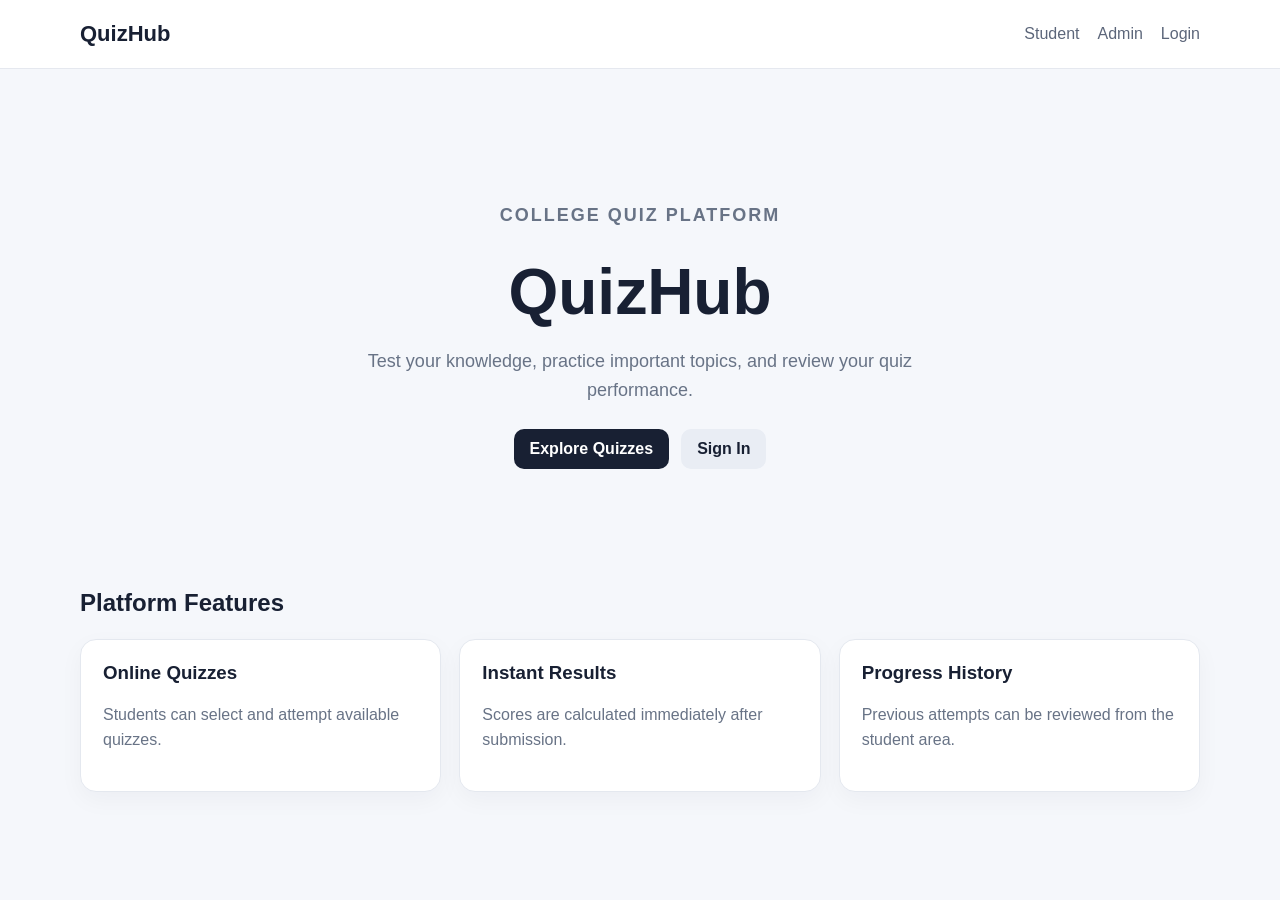
<file: index.html>
<!doctype html>
<html lang="en">
  <head>
    <meta charset="UTF-8" />
    <meta name="viewport" content="width=device-width, initial-scale=1.0" />
    <title>QuizHub | Online Quiz Platform</title>
    <link rel="stylesheet" href="css/style.css" />
  </head>
  <body>
    <header class="navbar">
      <div class="nav-inner">
        <a class="brand" href="index.html">QuizHub</a>
        <nav class="nav-links">
          <a href="student/dashboard.html">Student</a>
          <a href="admin/dashboard.html">Admin</a>
          <a href="login.html">Login</a>
        </nav>
      </div>
    </header>

    <main class="container">
      <section class="hero">
        <p class="eyebrow">COLLEGE QUIZ PLATFORM</p>
        <h1>QuizHub</h1>
        <p>
          Test your knowledge, practice important topics, and review your quiz
          performance.
        </p>
        <div class="hero-actions">
          <a class="button" href="student/dashboard.html">Explore Quizzes</a>
          <a class="button secondary" href="login.html">Sign In</a>
        </div>
      </section>

      <section class="section">
        <h2>Platform Features</h2>
        <div class="card-grid">
          <div class="card">
            <h3>Online Quizzes</h3>
            <p>Students can select and attempt available quizzes.</p>
          </div>
          <div class="card">
            <h3>Instant Results</h3>
            <p>Scores are calculated immediately after submission.</p>
          </div>
          <div class="card">
            <h3>Progress History</h3>
            <p>Previous attempts can be reviewed from the student area.</p>
          </div>
        </div>
      </section>
    </main>
  </body>
</html>
</file>
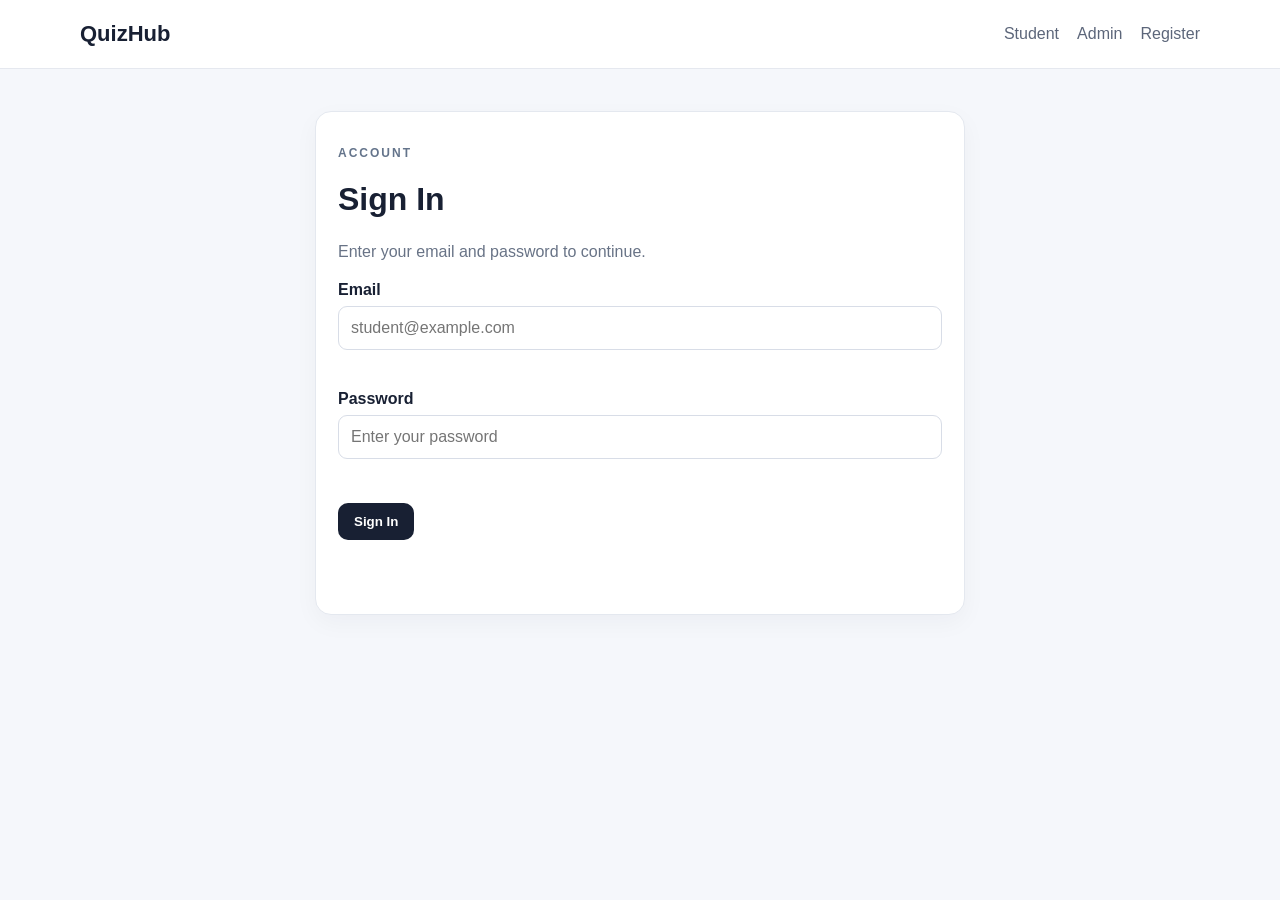
<file: login.html>
<!doctype html>
<html lang="en">
  <head>
    <meta charset="UTF-8" />
    <meta name="viewport" content="width=device-width, initial-scale=1.0" />
    <title>Login | QuizHub</title>
    <link rel="stylesheet" href="css/style.css" />
  </head>
  <body>
    <header class="navbar">
      <div class="nav-inner">
        <a class="brand" href="index.html">QuizHub</a>
        <nav class="nav-links">
          <a href="student/dashboard.html">Student</a>
          <a href="admin/dashboard.html">Admin</a>
          <a href="register.html">Register</a>
        </nav>
      </div>
    </header>

    <main class="container narrow">
      <div class="form-card">
        <p class="eyebrow">ACCOUNT</p>
        <h1>Sign In</h1>
        <p class="muted">Enter your email and password to continue.</p>

        <form>
          <label for="email">Email</label>
          <input id="email" type="email" placeholder="student@example.com" />
          <p id="emailError" class="error"></p>

          <label for="password">Password</label>
          <input
            id="password"
            type="password"
            placeholder="Enter your password"
          />
          <p id="passwordError" class="error"></p>

          <button class="button" type="button">Sign In</button>
        </form>

        <p id="formMessage" class="message"></p>
      </div>
    </main>
  </body>
</html>
</file>
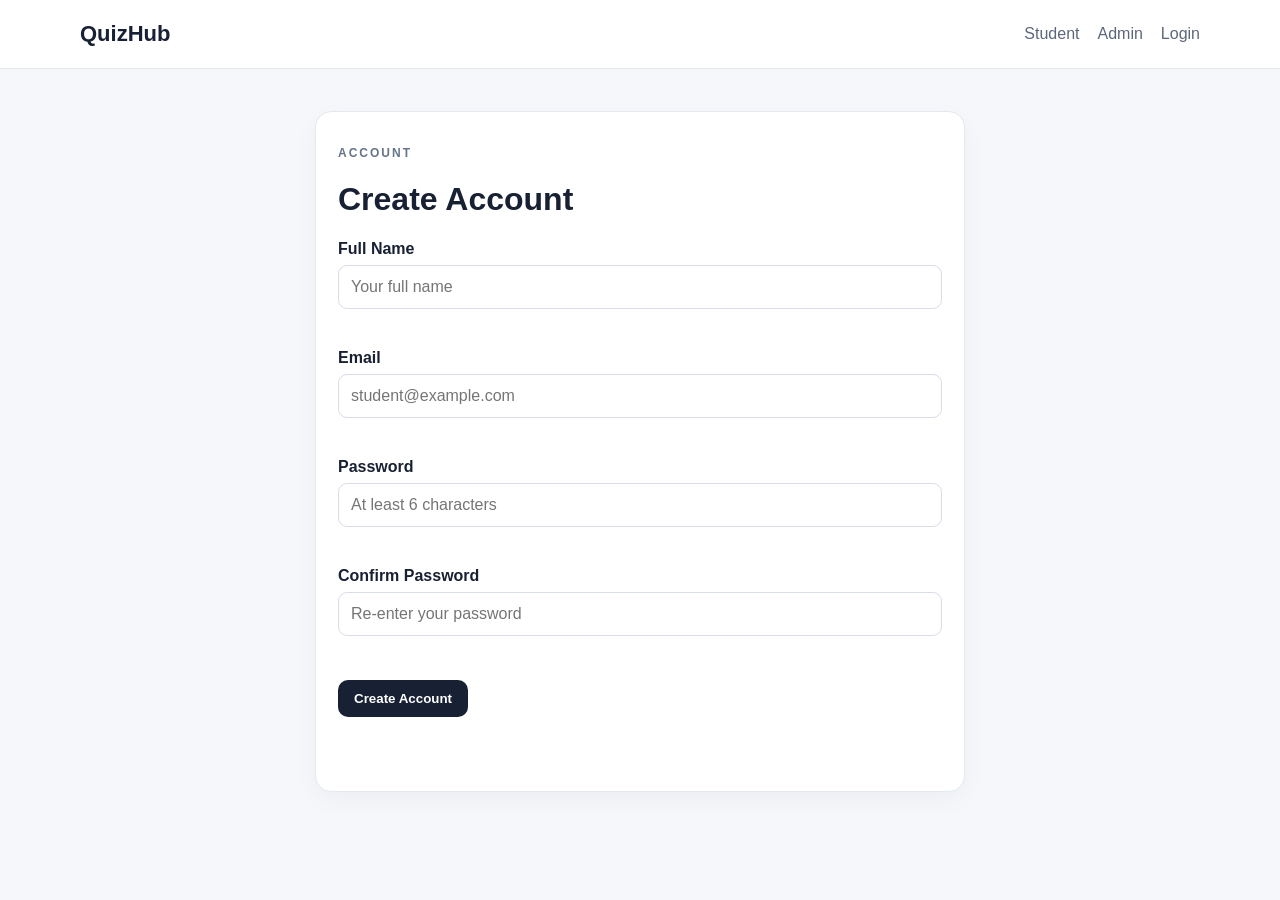
<file: register.html>
<!doctype html>
<html lang="en">
  <head>
    <meta charset="UTF-8" />
    <meta name="viewport" content="width=device-width, initial-scale=1.0" />
    <title>Register | QuizHub</title>
    <link rel="stylesheet" href="css/style.css" />
  </head>
  <body>
    <header class="navbar">
      <div class="nav-inner">
        <a class="brand" href="index.html">QuizHub</a>
        <nav class="nav-links">
          <a href="student/dashboard.html">Student</a>
          <a href="admin/dashboard.html">Admin</a>
          <a href="login.html">Login</a>
        </nav>
      </div>
    </header>

    <main class="container narrow">
      <div class="form-card">
        <p class="eyebrow">ACCOUNT</p>
        <h1>Create Account</h1>

        <form>
          <label for="fullName">Full Name</label>
          <input id="fullName" type="text" placeholder="Your full name" />
          <p id="nameError" class="error"></p>

          <label for="email">Email</label>
          <input id="email" type="email" placeholder="student@example.com" />
          <p id="emailError" class="error"></p>

          <label for="password">Password</label>
          <input
            id="password"
            type="password"
            placeholder="At least 6 characters"
          />
          <p id="passwordError" class="error"></p>

          <label for="confirmPassword">Confirm Password</label>
          <input
            id="confirmPassword"
            type="password"
            placeholder="Re-enter your password"
          />
          <p id="confirmError" class="error"></p>

          <button class="button" type="button">Create Account</button>
        </form>

        <p id="formMessage" class="message"></p>
      </div>
    </main>
  </body>
</html>
</file>
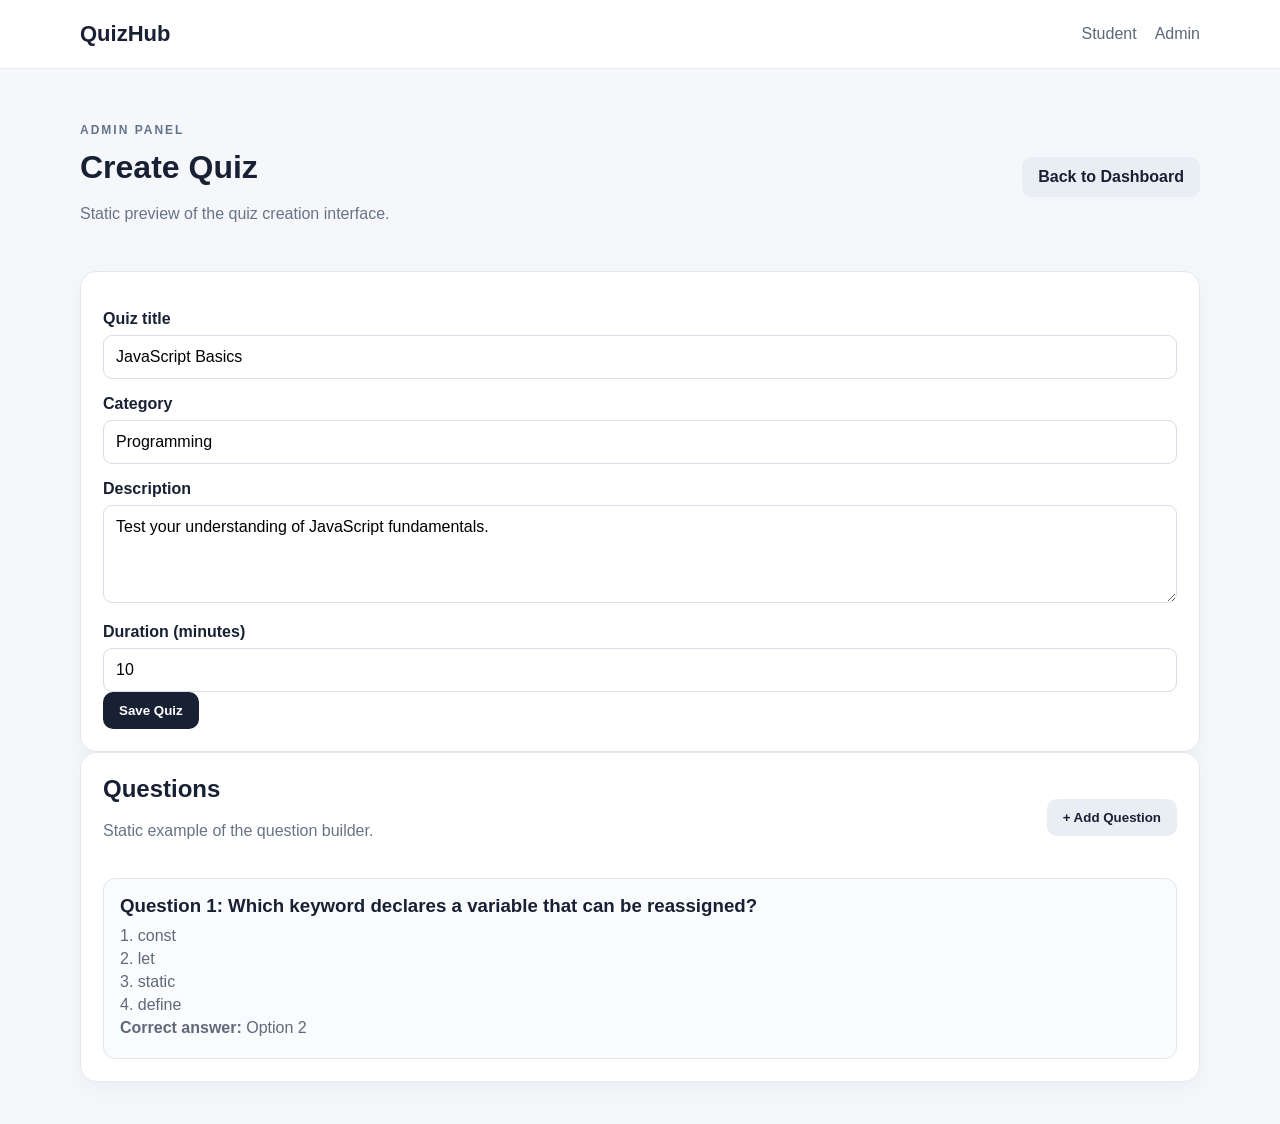
<file: admin/create-quiz.html>
<!doctype html>
<html lang="en">
  <head>
    <meta charset="UTF-8" />
    <meta name="viewport" content="width=device-width, initial-scale=1.0" />
    <title>Create Quiz | QuizHub</title>
    <link rel="stylesheet" href="../css/style.css" />
  </head>
  <body>
    <header class="navbar">
      <div class="nav-inner">
        <a class="brand" href="../index.html">QuizHub</a>
        <nav class="nav-links">
          <a href="../student/dashboard.html">Student</a>
          <a href="dashboard.html">Admin</a>
        </nav>
      </div>
    </header>

    <main class="container">
      <div class="page-heading">
        <div>
          <p class="eyebrow">ADMIN PANEL</p>
          <h1>Create Quiz</h1>
          <p class="muted">Static preview of the quiz creation interface.</p>
        </div>
        <a class="button secondary" href="dashboard.html">Back to Dashboard</a>
      </div>

      <div class="form-card">
        <label>Quiz title</label>
        <input value="JavaScript Basics" readonly />

        <label>Category</label>
        <input value="Programming" readonly />

        <label>Description</label>
        <textarea rows="4" readonly>
Test your understanding of JavaScript fundamentals.</textarea
        >

        <label>Duration (minutes)</label>
        <input value="10" readonly />

        <button class="button" type="button">Save Quiz</button>
      </div>

      <section class="question-builder">
        <div class="section-heading">
          <div>
            <h2>Questions</h2>
            <p class="muted">Static example of the question builder.</p>
          </div>
          <button class="button secondary" type="button">+ Add Question</button>
        </div>

        <div class="question-list">
          <div class="question-item">
            <h3>
              Question 1: Which keyword declares a variable that can be
              reassigned?
            </h3>
            <p>1. const</p>
            <p>2. let</p>
            <p>3. static</p>
            <p>4. define</p>
            <p><strong>Correct answer:</strong> Option 2</p>
          </div>
        </div>
      </section>
    </main>
  </body>
</html>
</file>
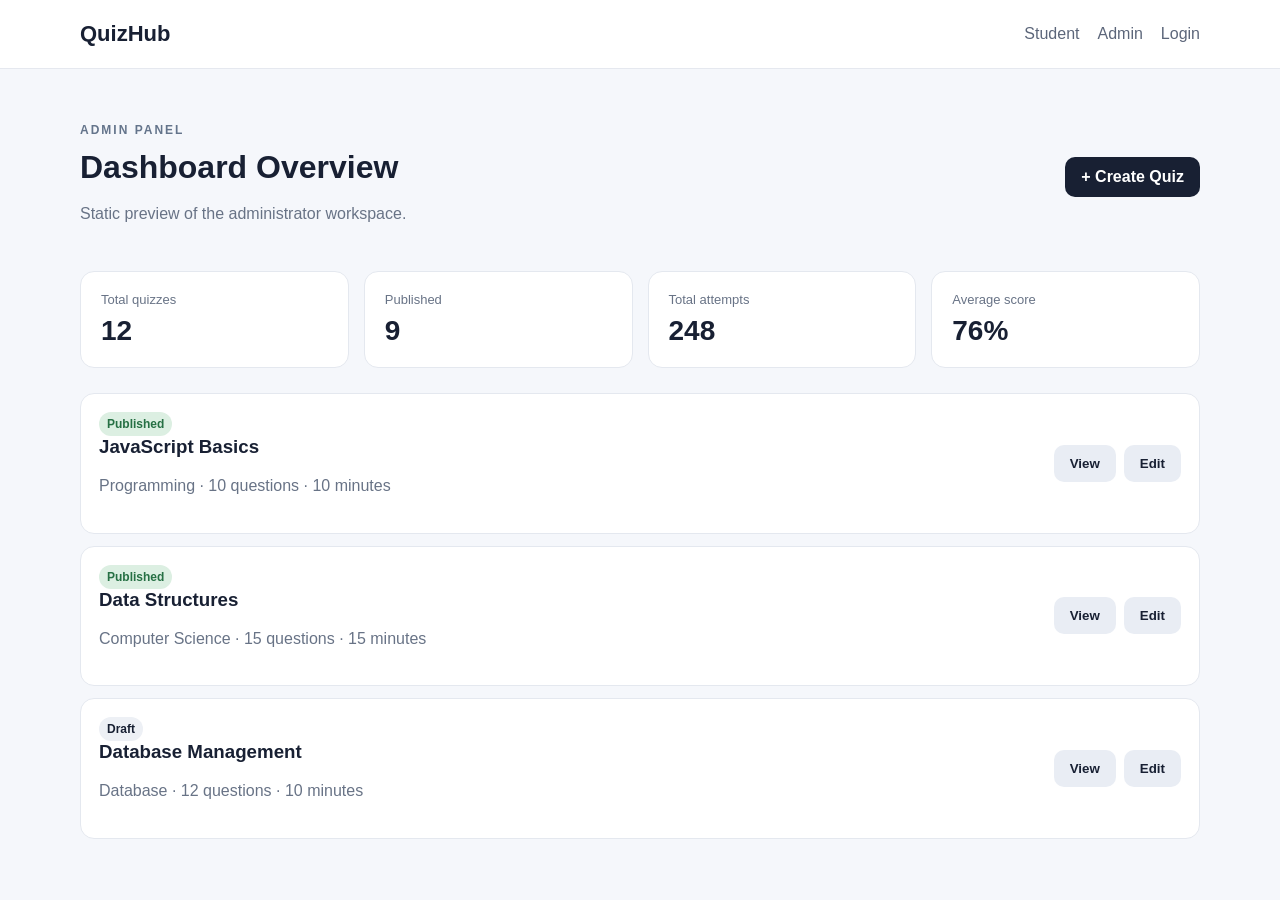
<file: admin/dashboard.html>
<!doctype html>
<html lang="en">
  <head>
    <meta charset="UTF-8" />
    <meta name="viewport" content="width=device-width, initial-scale=1.0" />
    <title>Admin Dashboard | QuizHub</title>
    <link rel="stylesheet" href="../css/style.css" />
  </head>
  <body>
    <header class="navbar">
      <div class="nav-inner">
        <a class="brand" href="../index.html">QuizHub</a>
        <nav class="nav-links">
          <a href="../student/dashboard.html">Student</a>
          <a href="dashboard.html">Admin</a>
          <a href="../login.html">Login</a>
        </nav>
      </div>
    </header>
    <main class="container">
      <div class="page-heading">
        <div>
          <p class="eyebrow">ADMIN PANEL</p>
          <h1>Dashboard Overview</h1>
          <p class="muted">Static preview of the administrator workspace.</p>
        </div>
        <a class="button" href="create-quiz.html">+ Create Quiz</a>
      </div>
      <div class="stats-grid">
        <div class="stat-card">
          <span>Total quizzes</span><strong>12</strong>
        </div>
        <div class="stat-card"><span>Published</span><strong>9</strong></div>
        <div class="stat-card">
          <span>Total attempts</span><strong>248</strong>
        </div>
        <div class="stat-card">
          <span>Average score</span><strong>76%</strong>
        </div>
      </div>
      <div class="admin-list">
        <div class="admin-row">
          <div>
            <span class="status published">Published</span>
            <h3>JavaScript Basics</h3>
            <p class="muted">Programming · 10 questions · 10 minutes</p>
          </div>
          <div class="admin-actions">
            <button class="button secondary" type="button">View</button
            ><button class="button secondary" type="button">Edit</button>
          </div>
        </div>
        <div class="admin-row">
          <div>
            <span class="status published">Published</span>
            <h3>Data Structures</h3>
            <p class="muted">Computer Science · 15 questions · 15 minutes</p>
          </div>
          <div class="admin-actions">
            <button class="button secondary" type="button">View</button
            ><button class="button secondary" type="button">Edit</button>
          </div>
        </div>
        <div class="admin-row">
          <div>
            <span class="status">Draft</span>
            <h3>Database Management</h3>
            <p class="muted">Database · 12 questions · 10 minutes</p>
          </div>
          <div class="admin-actions">
            <button class="button secondary" type="button">View</button
            ><button class="button secondary" type="button">Edit</button>
          </div>
        </div>
      </div>
    </main>
  </body>
</html>
</file>
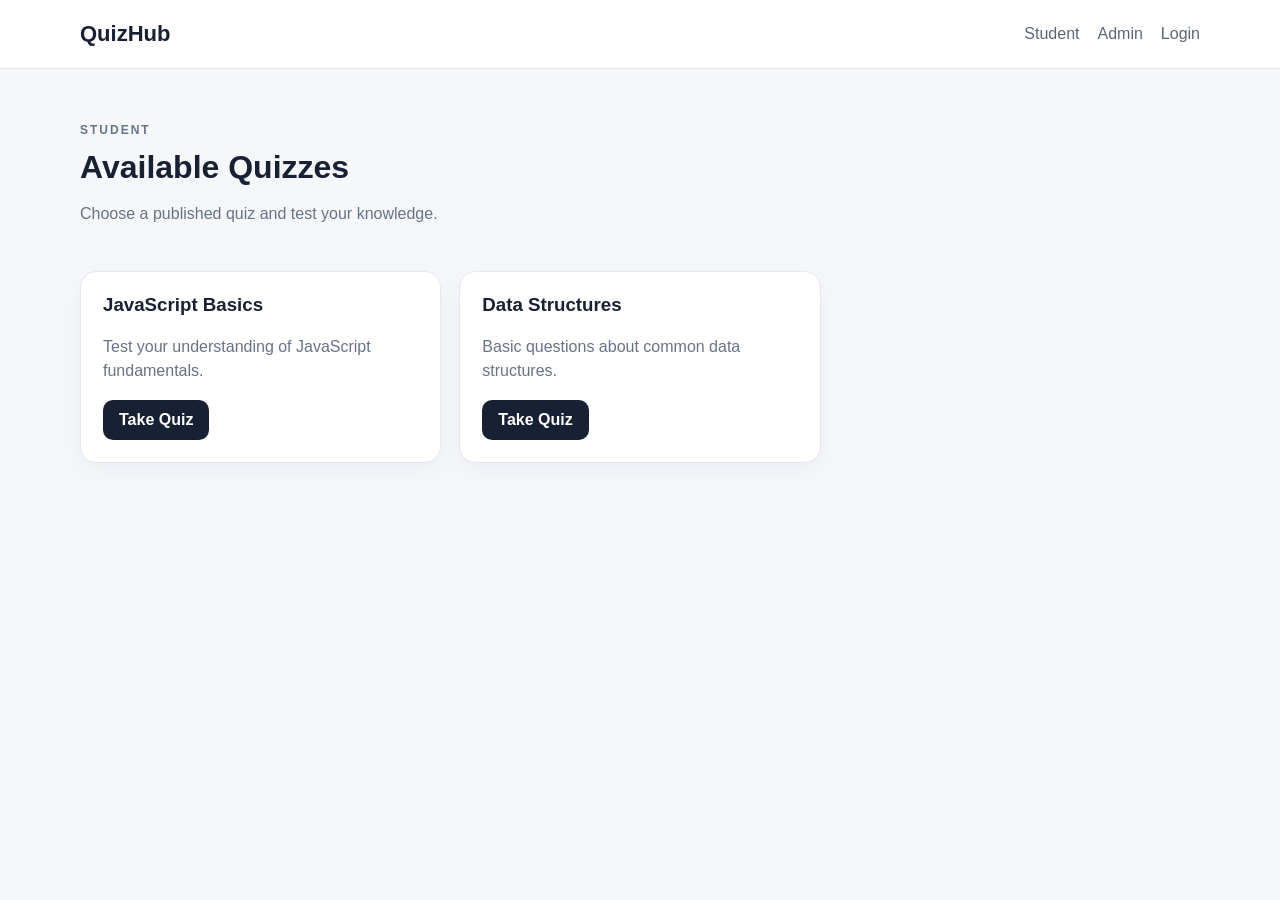
<file: student/dashboard.html>
<!doctype html>
<html lang="en">
  <head>
    <meta charset="UTF-8" />
    <meta name="viewport" content="width=device-width, initial-scale=1.0" />
    <title>Student Dashboard | QuizHub</title>
    <link rel="stylesheet" href="../css/style.css" />
  </head>
  <body>
    <header class="navbar">
      <div class="nav-inner">
        <a class="brand" href="../index.html">QuizHub</a>
        <nav class="nav-links">
          <a href="dashboard.html">Student</a>
          <a href="../admin/dashboard.html">Admin</a>
          <a href="../login.html">Login</a>
        </nav>
      </div>
    </header>
    <main class="container">
      <div class="page-heading">
        <div>
          <p class="eyebrow">STUDENT</p>
          <h1>Available Quizzes</h1>
          <p class="muted">Choose a published quiz and test your knowledge.</p>
        </div>
      </div>

      <div class="card-grid">
        <div class="card">
          <h3>JavaScript Basics</h3>
          <p>Test your understanding of JavaScript fundamentals.</p>
          <a class="button" href="quiz.html?id=1">Take Quiz</a>
        </div>
        <div class="card">
          <h3>Data Structures</h3>
          <p>Basic questions about common data structures.</p>
          <a class="button" href="quiz.html?id=2">Take Quiz</a>
        </div>
      </div>
    </main>
  </body>
</html>
</file>
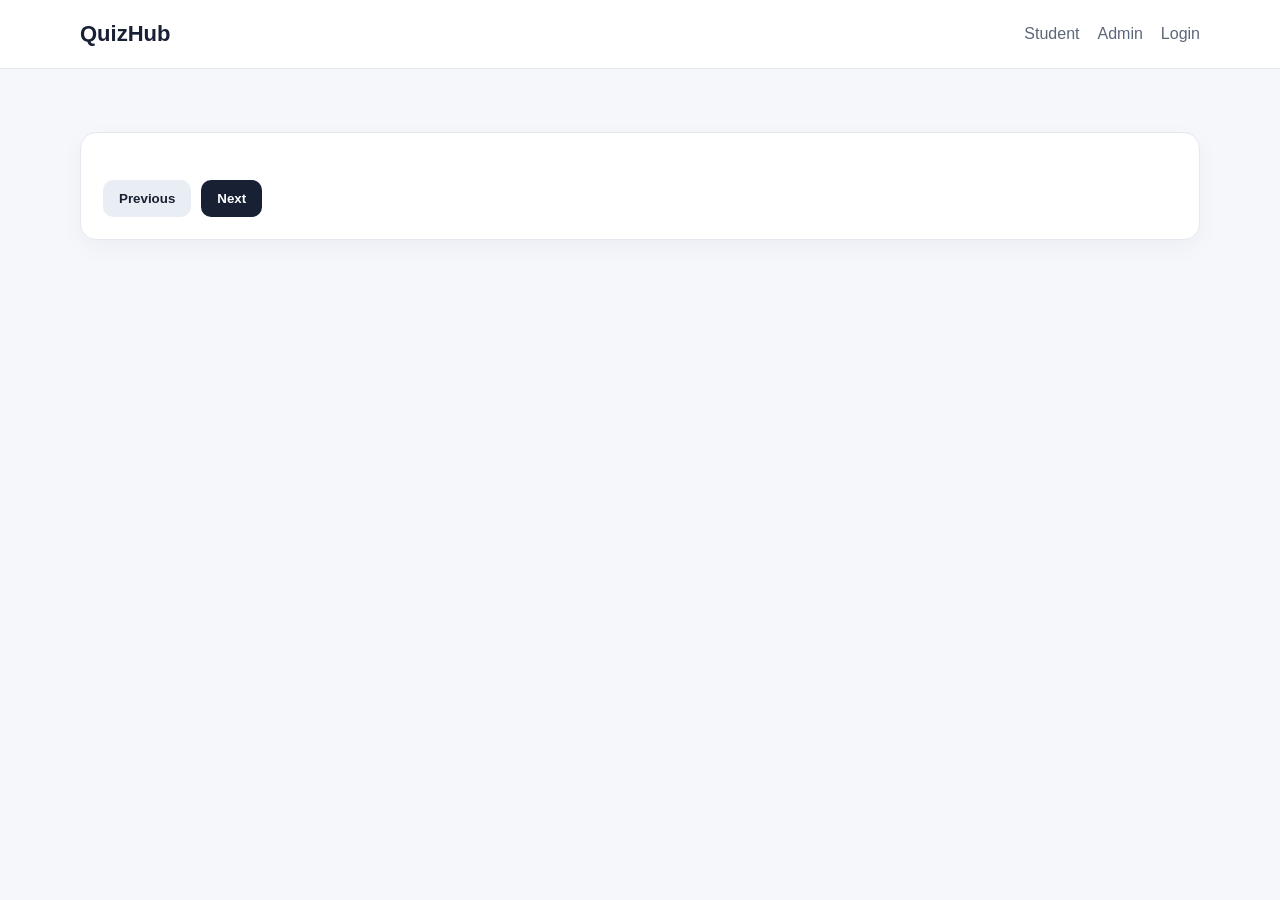
<file: student/quiz.html>
<!doctype html>
<html lang="en">
  <head>
    <meta charset="UTF-8" />
    <meta name="viewport" content="width=device-width, initial-scale=1.0" />
    <title>Take Quiz | QuizHub</title>
    <link rel="stylesheet" href="../css/style.css" />
  </head>
  <body>
    <header class="navbar">
      <div class="nav-inner">
        <a class="brand" href="../index.html">QuizHub</a>
        <nav class="nav-links">
          <a href="dashboard.html">Student</a>
          <a href="../admin/dashboard.html">Admin</a>
          <a href="../login.html">Login</a>
        </nav>
      </div>
    </header>
    <main class="container">
      <h1 id="quizTitle"></h1>
      <p id="qCount" class="muted"></p>

      <div class="quiz-card">
        <h2 id="qText"></h2>
        <div id="options"></div>
        <div class="quiz-actions">
          <button id="prevBtn" class="button secondary">Previous</button>
          <button id="nextBtn" class="button">Next</button>
          <button id="submitBtn" class="button danger hidden">
            Submit Quiz
          </button>
        </div>
      </div>
    </main>
    <script>
      // ---------- DATA: all quizzes live in this array ----------
      var quizzes = [
        {
          id: 1,
          title: "JavaScript Basics",
          description: "Test your understanding of JavaScript fundamentals.",
          questions: [
            {
              question:
                "Which keyword declares a variable that can be reassigned?",
              options: ["const", "let", "static", "define"],
              answer: 1,
            },
            {
              question: "Which method selects an element by its id?",
              options: ["getElementById", "getElement", "selectId", "findId"],
              answer: 0,
            },
            {
              question: "Which symbol starts a single-line comment?",
              options: ["<!--", "//", "#", "/*"],
              answer: 1,
            },
          ],
        },
        {
          id: 2,
          title: "Data Structures",
          description: "Basic questions about common data structures.",
          questions: [
            {
              question: "Which data structure follows LIFO?",
              options: ["Queue", "Array", "Stack", "Graph"],
              answer: 2,
            },
            {
              question: "Which structure follows FIFO?",
              options: ["Stack", "Queue", "Tree", "Heap"],
              answer: 1,
            },
            {
              question: "A linked list node stores data and what else?",
              options: ["A pointer", "A CSS class", "A password", "A loop"],
              answer: 0,
            },
          ],
        },
      ];

      // ---------- take the quiz ----------
      var id = Number(new URLSearchParams(window.location.search).get("id"));
      var quiz = quizzes[id - 1]; // id 1 is at position 0
      var current = 0; // which question we are on
      var answers = []; // answers[0] = option chosen for question 1

      document.getElementById("quizTitle").textContent = quiz.title;

      function showQuestion() {
        var q = quiz.questions[current];

        document.getElementById("qCount").textContent =
          "Question " + (current + 1) + " of " + quiz.questions.length;
        document.getElementById("qText").textContent = q.question;

        var box = document.getElementById("options");
        box.innerHTML = "";

        for (var i = 0; i < q.options.length; i++) {
          var button = document.createElement("button");
          button.className = "option";
          button.textContent = q.options[i];
          button.setAttribute("data-index", i);

          if (answers[current] === i) {
            button.classList.add("selected");
          }
          box.appendChild(button);
        }

        // Previous hidden on first question, Next replaced by Submit on the last
        document.getElementById("prevBtn").disabled = current === 0;
        var last = current === quiz.questions.length - 1;
        document.getElementById("nextBtn").classList.toggle("hidden", last);
        document.getElementById("submitBtn").classList.toggle("hidden", !last);
      }

      // clicking an option saves it, then redraws
      document
        .getElementById("options")
        .addEventListener("click", function (event) {
          answers[current] = Number(event.target.getAttribute("data-index"));
          showQuestion();
        });

      document.getElementById("prevBtn").addEventListener("click", function () {
        current--;
        showQuestion();
      });

      document.getElementById("nextBtn").addEventListener("click", function () {
        current++;
        showQuestion();
      });

      // count correct answers, then go to the result page
      document
        .getElementById("submitBtn")
        .addEventListener("click", function () {
          var score = 0;

          for (var i = 0; i < quiz.questions.length; i++) {
            if (answers[i] === quiz.questions[i].answer) {
              score++;
            }
          }

          window.location.href =
            "result.html?score=" + score + "&total=" + quiz.questions.length;
        });

      showQuestion();
    </script>
  </body>
</html>
</file>
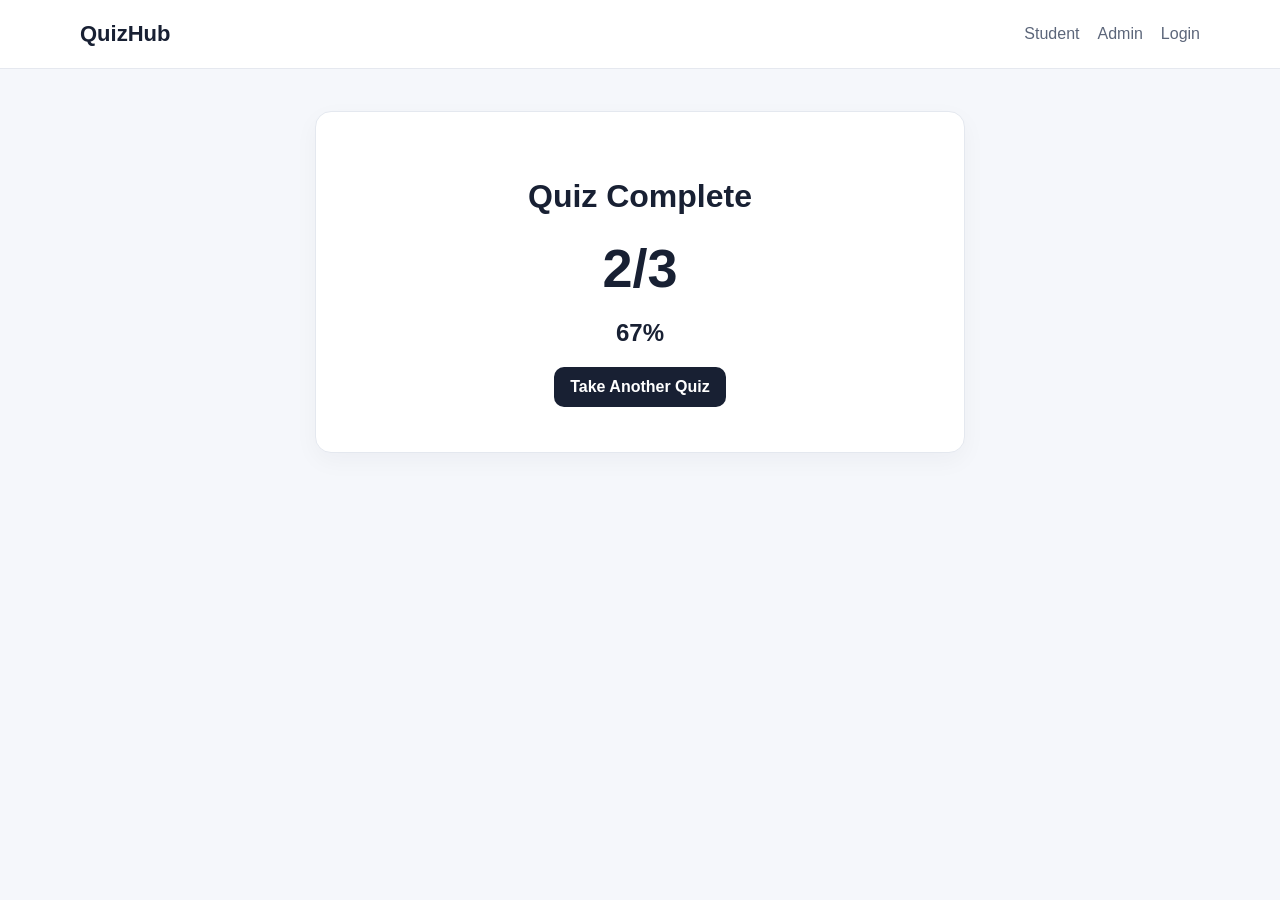
<file: student/result.html>
<!doctype html>
<html lang="en">
  <head>
    <meta charset="UTF-8" />
    <meta name="viewport" content="width=device-width, initial-scale=1.0" />
    <title>Result | QuizHub</title>
    <link rel="stylesheet" href="../css/style.css" />
  </head>
  <body>
    <header class="navbar">
      <div class="nav-inner">
        <a class="brand" href="../index.html">QuizHub</a>
        <nav class="nav-links">
          <a href="dashboard.html">Student</a>
          <a href="../admin/dashboard.html">Admin</a>
          <a href="../login.html">Login</a>
        </nav>
      </div>
    </header>
    <main class="container narrow">
      <div class="result-card">
        <h1>Quiz Complete</h1>
        <div class="result-score">2/3</div>
        <h2>67%</h2>
        <a class="button" href="dashboard.html">Take Another Quiz</a>
      </div>
    </main>
  </body>
</html>
</file>
<file: css/style.css>
* {
  box-sizing: border-box;
}
body {
  margin: 0;
  font-family: Arial, sans-serif;
  background: #f5f7fb;
  color: #182033;
}
a {
  text-decoration: none;
  color: inherit;
}
.container {
  width: min(1120px, 92%);
  margin: 0 auto;
  padding: 42px 0;
}
.narrow {
  width: min(650px, 92%);
}
.navbar {
  background: #fff;
  border-bottom: 1px solid #e5e8ef;
  position: sticky;
  top: 0;
  z-index: 10;
}
.nav-inner {
  width: min(1120px, 92%);
  margin: auto;
  min-height: 68px;
  display: flex;
  align-items: center;
  justify-content: space-between;
}
.brand {
  font-size: 22px;
  font-weight: 800;
}
.nav-links {
  display: flex;
  gap: 18px;
  align-items: center;
}
.nav-links a {
  color: #5c667a;
}
.nav-links a:hover {
  color: #111827;
}
.hero {
  padding: 90px 0 70px;
  text-align: center;
}
.hero h1 {
  font-size: 64px;
  margin: 8px 0 18px;
}
.hero p {
  max-width: 650px;
  margin: 0 auto 25px;
  color: #687386;
  font-size: 18px;
  line-height: 1.6;
}
.hero-actions {
  display: flex;
  justify-content: center;
  gap: 12px;
}
.eyebrow {
  font-size: 12px;
  font-weight: 800;
  letter-spacing: 2px;
  color: #64748b;
}
.section {
  padding: 30px 0;
}
.section h2 {
  margin-bottom: 22px;
}
.card-grid {
  display: grid;
  grid-template-columns: repeat(3, 1fr);
  gap: 18px;
}
.card,
.form-card,
.quiz-card,
.palette-card,
.table-card,
.result-card,
.question-builder {
  background: #fff;
  border: 1px solid #e4e8ef;
  border-radius: 16px;
  padding: 22px;
  box-shadow: 0 8px 24px rgba(20, 30, 50, 0.04);
}
.card h3 {
  margin-top: 0;
}
.card p,
.muted {
  color: #687386;
  line-height: 1.55;
}
.button {
  display: inline-block;
  border: 0;
  border-radius: 10px;
  background: #182033;
  color: #fff;
  padding: 11px 16px;
  font-weight: 700;
  cursor: pointer;
}
.button:hover {
  opacity: 0.9;
}
.button.secondary {
  background: #e9edf4;
  color: #182033;
}
.button.danger {
  background: #c0392b;
}
.page-heading {
  display: flex;
  justify-content: space-between;
  align-items: center;
  gap: 20px;
  margin-bottom: 28px;
}
.page-heading h1 {
  margin: 4px 0 8px;
}
.toolbar {
  display: flex;
  gap: 12px;
  margin-bottom: 22px;
}
.toolbar input,
.toolbar select {
  flex: 1;
  padding: 12px;
  border: 1px solid #d8dde7;
  border-radius: 9px;
  background: #fff;
  font-size: 15px;
}
label {
  display: block;
  font-weight: 700;
  margin: 16px 0 7px;
}
input,
textarea,
select {
  width: 100%;
  padding: 12px;
  border: 1px solid #d8dde7;
  border-radius: 9px;
  font: inherit;
  background: #fff;
}
form .button {
  margin-top: 20px;
}
.message {
  min-height: 20px;
  color: #2f7d4a;
  font-weight: 700;
}
.empty {
  text-align: center;
  padding: 35px;
  color: #687386;
}
.hidden {
  display: none !important;
}
.quiz-header {
  display: flex;
  justify-content: space-between;
  align-items: center;
  margin-bottom: 18px;
}
.quiz-header h1 {
  margin: 5px 0;
}
.score-badge {
  padding: 10px 14px;
  background: #e9edf4;
  border-radius: 10px;
  font-weight: 700;
}
.progress {
  height: 8px;
  background: #e3e7ee;
  border-radius: 20px;
  overflow: hidden;
  margin-bottom: 25px;
}
.progress div {
  height: 100%;
  width: 0;
  background: #182033;
  transition: width 0.2s;
}
.quiz-layout {
  display: grid;
  grid-template-columns: 1fr 270px;
  gap: 20px;
}
.quiz-card h2 {
  line-height: 1.5;
}
.option {
  display: block;
  width: 100%;
  text-align: left;
  background: #f7f8fb;
  border: 1px solid #dfe4ec;
  padding: 15px;
  margin: 10px 0;
  border-radius: 10px;
  cursor: pointer;
}
.option.selected {
  background: #e9edf4;
  border-color: #182033;
}
.quiz-actions {
  display: flex;
  gap: 10px;
  margin-top: 25px;
}
.palette {
  display: grid;
  grid-template-columns: repeat(5, 1fr);
  gap: 8px;
}
.palette button {
  height: 40px;
  border: 1px solid #d8dde7;
  border-radius: 8px;
  background: #fff;
  cursor: pointer;
}
.palette button.current {
  border: 2px solid #182033;
}
.palette button.answered {
  background: #dcefe2;
}
.stats-grid {
  display: grid;
  grid-template-columns: repeat(4, 1fr);
  gap: 15px;
  margin-bottom: 25px;
}
.stat-card {
  background: #fff;
  border: 1px solid #e4e8ef;
  border-radius: 14px;
  padding: 20px;
}
.stat-card span {
  display: block;
  color: #687386;
  font-size: 13px;
  margin-bottom: 8px;
}
.stat-card strong {
  font-size: 28px;
}
.admin-list {
  display: flex;
  flex-direction: column;
  gap: 12px;
}
.admin-row {
  background: #fff;
  border: 1px solid #e4e8ef;
  border-radius: 14px;
  padding: 18px;
  display: flex;
  justify-content: space-between;
  align-items: center;
  gap: 20px;
}
.admin-row h3 {
  margin: 0 0 5px;
}
.admin-actions {
  display: flex;
  gap: 8px;
  flex-wrap: wrap;
}
.status {
  display: inline-block;
  font-size: 12px;
  font-weight: 700;
  padding: 5px 8px;
  border-radius: 20px;
  background: #edf0f5;
}
.status.published {
  background: #dcefe2;
  color: #267044;
}
.question-list {
  display: flex;
  flex-direction: column;
  gap: 12px;
  margin-top: 18px;
}
.question-item {
  border: 1px solid #e1e5ec;
  border-radius: 12px;
  padding: 16px;
  background: #fafbfc;
}
.question-item h3 {
  margin: 0 0 10px;
}
.question-item p {
  margin: 5px 0;
  color: #5f697b;
}
.inline-buttons {
  display: flex;
  gap: 10px;
  margin-top: 18px;
}
.result-card {
  text-align: center;
  padding: 45px;
}
.result-score {
  font-size: 54px;
  font-weight: 800;
  margin: 15px 0;
}
table {
  width: 100%;
  border-collapse: collapse;
}
th,
td {
  text-align: left;
  padding: 14px;
  border-bottom: 1px solid #e7eaf0;
}
th {
  font-size: 13px;
  color: #687386;
}
.section-heading {
  display: flex;
  justify-content: space-between;
  align-items: center;
}
.section-heading h2 {
  margin: 0;
}
@media (max-width: 800px) {
  .card-grid,
  .stats-grid {
    grid-template-columns: 1fr 1fr;
  }
  .quiz-layout {
    grid-template-columns: 1fr;
  }
  .nav-links {
    gap: 8px;
    font-size: 14px;
  }
}
@media (max-width: 560px) {
  .hero h1 {
    font-size: 44px;
  }
  .card-grid,
  .stats-grid {
    grid-template-columns: 1fr;
  }
  .page-heading,
  .quiz-header,
  .section-heading,
  .admin-row {
    align-items: flex-start;
    flex-direction: column;
  }
  .toolbar {
    flex-direction: column;
  }
  .hero-actions {
    flex-direction: column;
  }
  .button {
    width: 100%;
    text-align: center;
  }
  .nav-inner {
    flex-direction: column;
    padding: 12px 0;
    gap: 10px;
  }
}
.error {
  min-height: 18px;
  margin: 6px 0 0;
  color: #c0392b;
  font-size: 13px;
  font-weight: 700;
}
input.invalid {
  border-color: #c0392b;
}
.message.fail {
  color: #c0392b;
}
</file>
